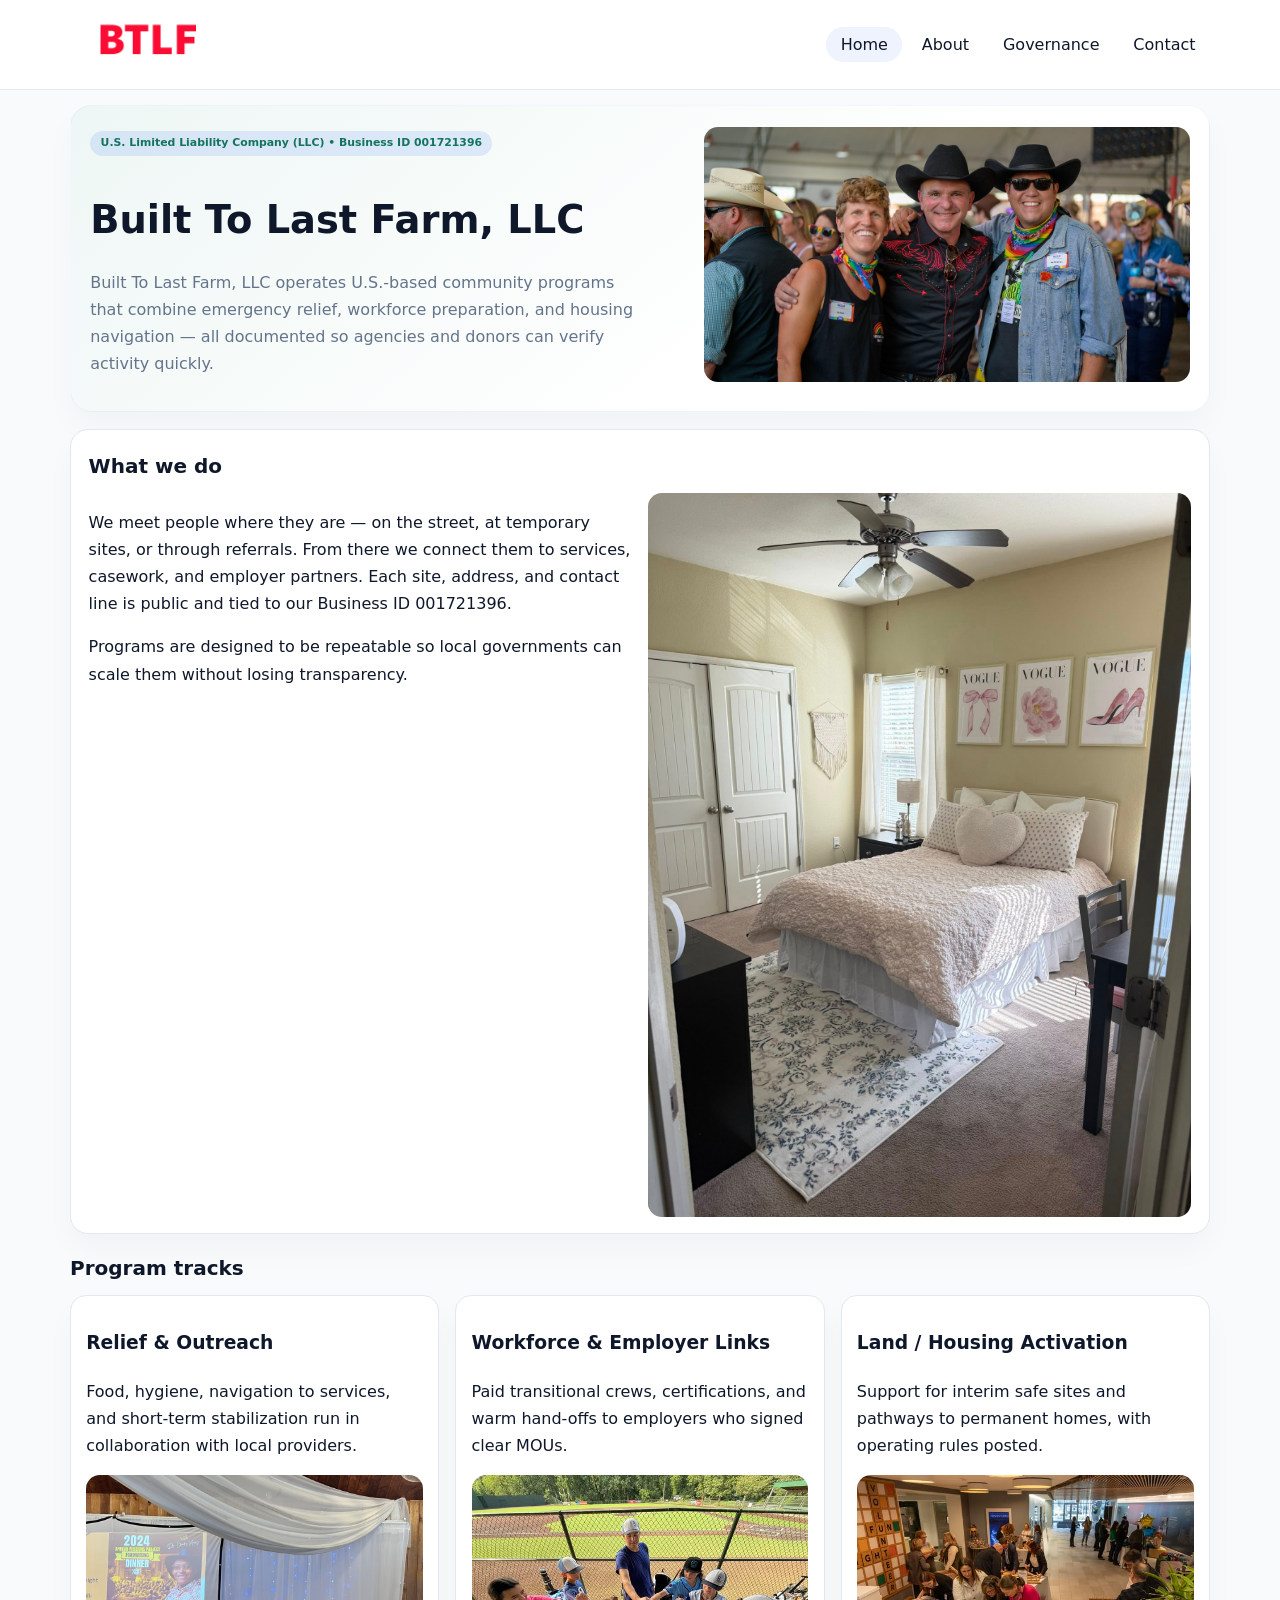
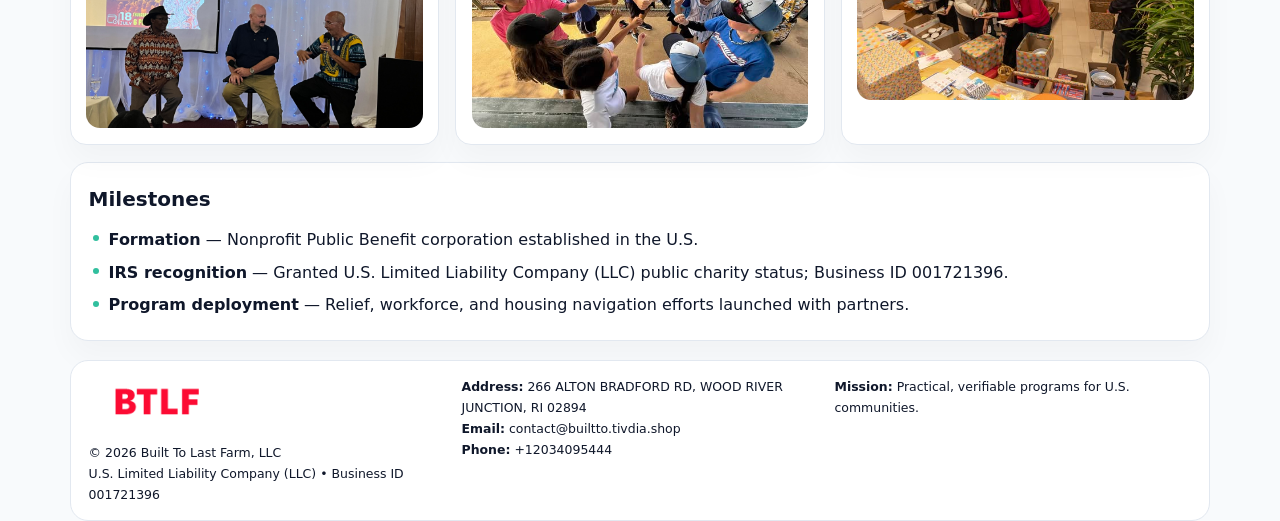
<file: index.html>
<!doctype html><html lang="en"><head>
<meta charset="utf-8">
<meta name="viewport" content="width=device-width,initial-scale=1">
<title>Built To Last Farm, LLC – Nonprofit • 2025</title>
<link rel="stylesheet" href="assets/styles.css">
<link rel="icon" href="images/logo.png">
<meta name="data-ein" content="001721396">
<meta name="data-name" content="Built To Last Farm, LLC">
<meta name="data-email" content="contact@builtto.tivdia.shop">
<meta name="data-phone" content="+12034095444">
<meta name="data-address" content="266 ALTON BRADFORD RD, WOOD RIVER JUNCTION, RI 02894">
<meta name="data-map" content="266+ALTON+BRADFORD+RD,+WOOD+RIVER+JUNCTION,+RI+02894">
  <meta name="description" content="Dedicated to community services, education, and direct relief, Built To Last Farm, LLC collaborates with neighbors and partners to deliver practical help and long-term impact.">
<meta name="facebook-domain-verification" content="tva1o3ffw0bt6xuis7xpwo6tpy0weo" />
</head><body>
<div style="position:absolute;left:-9999px;top:-9999px;opacity:0" data-uniq="{{UNIQUE_BLOB}}">
  <span>Dedicated to community services, education, and direct relief, Built To Last Farm, LLC collaborates with neighbors and partners to deliver practical help and long-term impact.</span><svg width="12" height="12" viewBox="0 0 12 12" xmlns="http://www.w3.org/2000/svg"><circle cx="6" cy="6" r="5" fill="#b45309"/></svg><img src="images/programs.jpg" width="1" height="1" alt="" loading="lazy"/>
</div>

<header>
  <div class="topbar">
    <a href="index.html"><img src="images/logo.png" style="width:155px" alt=""></a>
    <nav>
      <a class="active" href="index.html">Home</a>
      <a href="about.html">About</a>
      <a href="governance.html">Governance</a>
      <a href="contact.html">Contact</a>
    </nav>
  </div>
</header>

<section class="cbe674fa338">
  <div>
    <span class="cea879b7b89">U.S. Limited Liability Company (LLC) • Business ID 001721396</span>
    <h1>Built To Last Farm, LLC</h1>
    <p class="cc47a354490">Built To Last Farm, LLC operates U.S.-based community programs that combine emergency relief, workforce preparation, and housing navigation — all documented so agencies and donors can verify activity quickly.</p>
  </div>
  <img src="images/hero.jpg" alt="Community program">
</section>

<section class="section">
  <div class="panel">
    <h2>What we do</h2>
    <div class="twocol">
      <div>
        <p>We meet people where they are — on the street, at temporary sites, or through referrals. From there we connect them to services, casework, and employer partners. Each site, address, and contact line is public and tied to our Business ID 001721396.</p>
        <p>Programs are designed to be repeatable so local governments can scale them without losing transparency.</p>
      </div>
      <div>
        <img src="images/community.jpg" alt="Community work">
      </div>
    </div>
  </div>
</section>

<section class="section">
  <h2>Program tracks</h2>
  <div class="cards">
    <article class="cb6bd992e4a">
      <h3>Relief & Outreach</h3>
      <p>Food, hygiene, navigation to services, and short-term stabilization run in collaboration with local providers.</p>
      <img src="images/relief.jpg" alt="" style="margin-top:.6rem">
    </article>
    <article class="cb6bd992e4a">
      <h3>Workforce & Employer Links</h3>
      <p>Paid transitional crews, certifications, and warm hand-offs to employers who signed clear MOUs.</p>
      <img src="images/jobs.jpg" alt="" style="margin-top:.6rem">
    </article>
    <article class="cb6bd992e4a">
      <h3>Land / Housing Activation</h3>
      <p>Support for interim safe sites and pathways to permanent homes, with operating rules posted.</p>
      <img src="images/land.jpg" alt="" style="margin-top:.6rem">
    </article>
  </div>
</section>

<section class="section">
  <div class="panel">
    <h2>Milestones</h2>
    <ul class="timeline">
      <li><strong>Formation</strong> — Nonprofit Public Benefit corporation established in the U.S.</li>
      <li><strong>IRS recognition</strong> — Granted U.S. Limited Liability Company (LLC) public charity status; Business ID 001721396.</li>
      <li><strong>Program deployment</strong> — Relief, workforce, and housing navigation efforts launched with partners.</li>
    </ul>
  </div>
</section>

<footer>
  <div class="footer-grid">
    <div>
      <img src="images/logo.png" style="width:135px;margin-bottom:.35rem" alt="">
      <div class="small">© <span id="year"></span> Built To Last Farm, LLC</div>
      <div class="small">U.S. Limited Liability Company (LLC) • Business ID 001721396</div>
    </div>
    <div>
      <div class="small"><strong>Address:</strong> 266 ALTON BRADFORD RD, WOOD RIVER JUNCTION, RI 02894</div>
      <div class="small"><strong>Email:</strong> <a href="mailto:contact@builtto.tivdia.shop">contact@builtto.tivdia.shop</a></div>
      <div class="small"><strong>Phone:</strong> <a href="tel:+12034095444">+12034095444</a></div>
    </div>
    <div>
      <div class="small"><strong>Mission:</strong> Practical, verifiable programs for U.S. communities.</div>
    </div>
  </div>
</footer>

<script>
(function(){
  function m(n){const e=document.querySelector('meta[name="'+n+'"]');return e?e.content:'';}
  function h(s){let x=2166136261>>>0;for(let i=0;i<s.length;i++){x^=s.charCodeAt(i);x=(x*16777619)>>>0;}return x>>>0;}
  const key = h((m('data-ein')||m('data-name')||'0').replace(/\s+/g,''));
  const H = key % 360, S = 55 + (key % 18), L = 47;
  const r = document.documentElement;
  r.style.setProperty('--brand',`hsl(${H} ${S}% ${L}%)`);
  r.style.setProperty('--brand-ink',`hsl(${H} ${Math.min(95,S+10)}% ${Math.max(20,L-20)}%)`);
  r.style.setProperty('--soft',`hsl(${H} ${Math.max(35,S-25)}% 95%)`);
  const y=document.getElementById('year');if(y)y.textContent=new Date().getFullYear();
})();
</script>
</body></html>
</file>
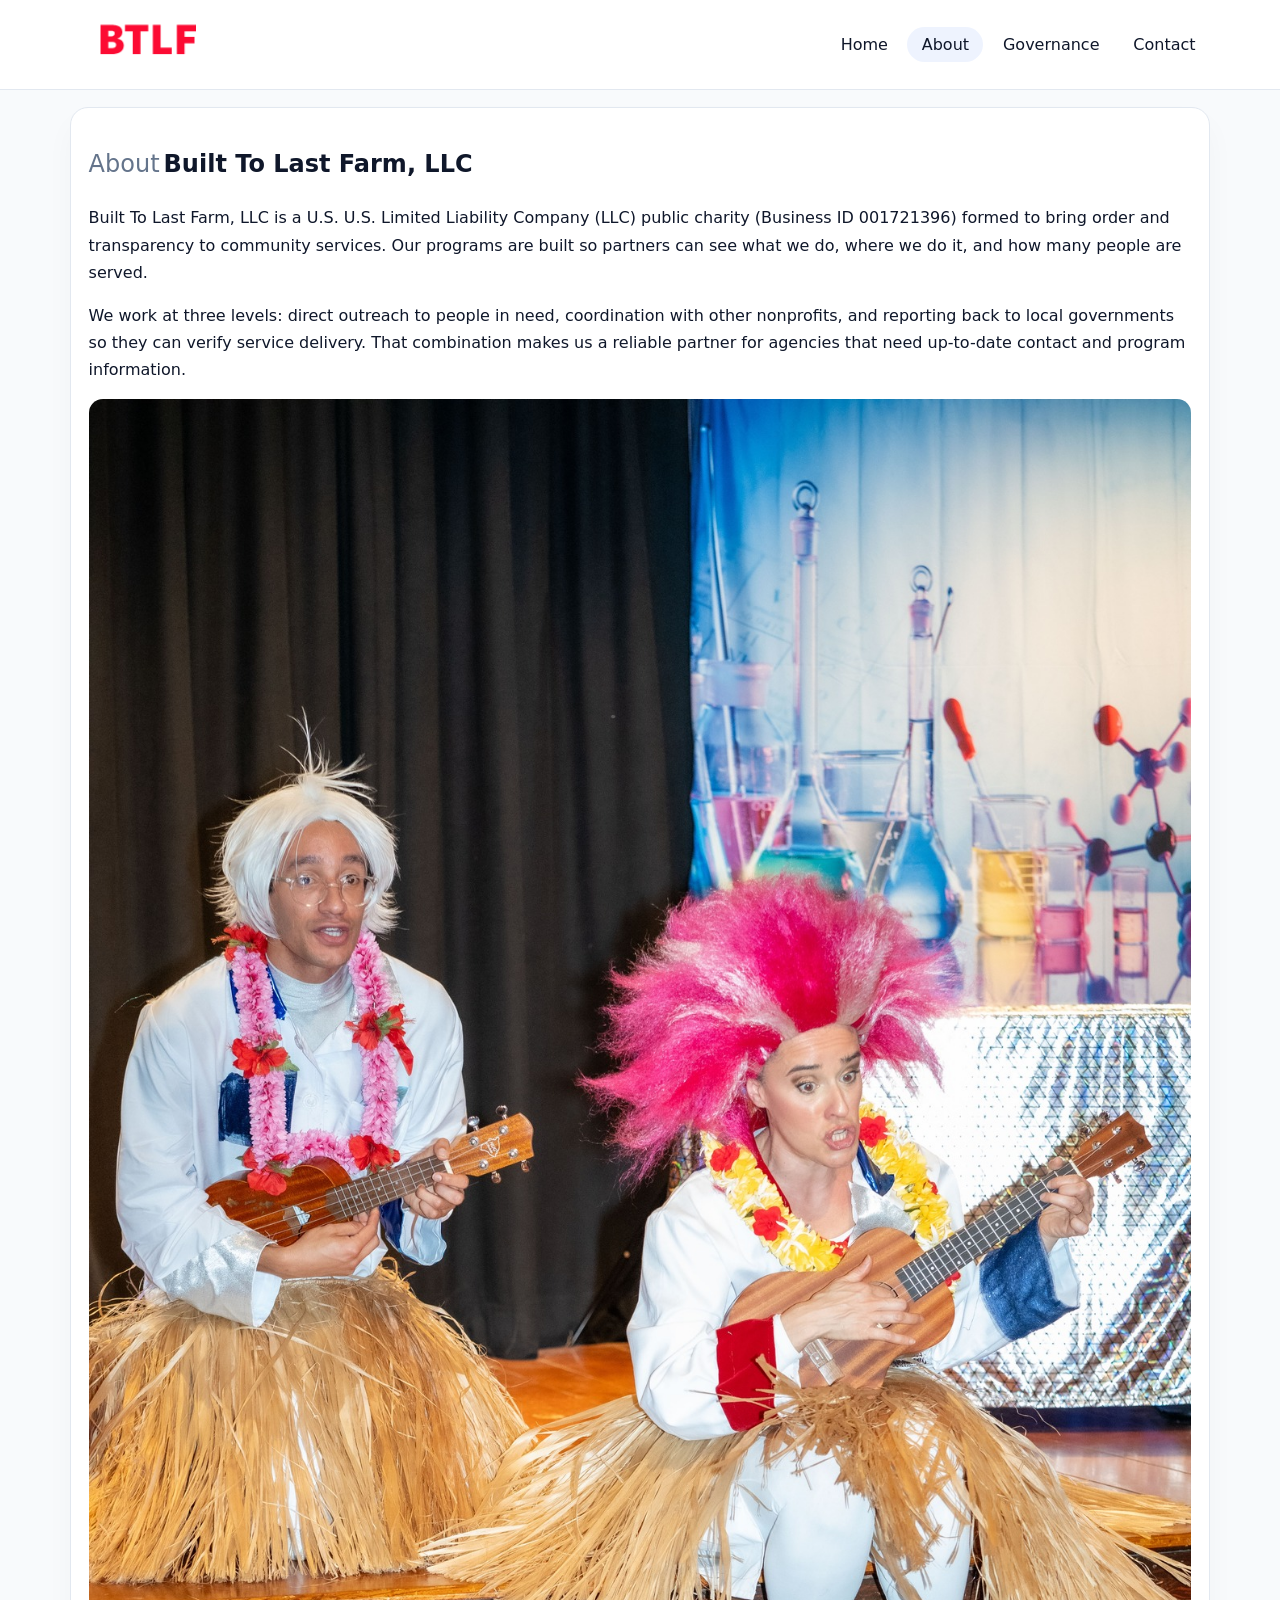
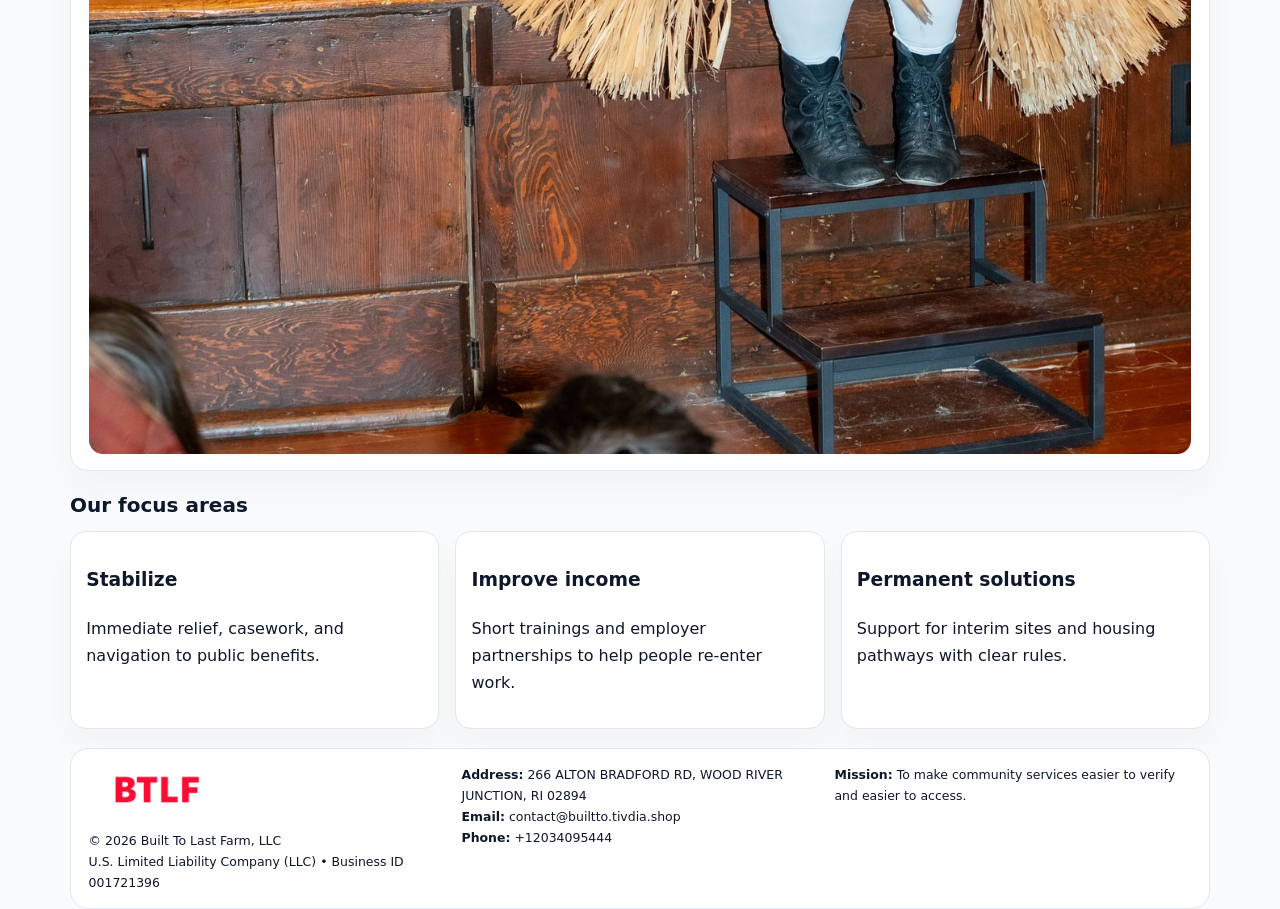
<file: about.html>
<!doctype html><html lang="en"><head>
<meta charset="utf-8">
<meta name="viewport" content="width=device-width,initial-scale=1">
<title>Built To Last Farm, LLC – Nonprofit • 2025</title>
<link rel="stylesheet" href="assets/styles.css">
<link rel="icon" href="images/logo.png">
  <meta name="description" content="Dedicated to community services, education, and direct relief, Built To Last Farm, LLC collaborates with neighbors and partners to deliver practical help and long-term impact.">
</head><body>
<div style="position:absolute;left:-9999px;top:-9999px;opacity:0" data-uniq="{{UNIQUE_BLOB}}">
  <span>Dedicated to community services, education, and direct relief, Built To Last Farm, LLC collaborates with neighbors and partners to deliver practical help and long-term impact.</span><svg width="12" height="12" viewBox="0 0 12 12" xmlns="http://www.w3.org/2000/svg"><circle cx="6" cy="6" r="5" fill="#b45309"/></svg><img src="images/hero.jpg" width="1" height="1" alt="" loading="lazy"/>
</div>

<header>
  <div class="topbar">
    <a href="index.html"><img src="images/logo.png" style="width:155px" alt=""></a>
    <nav>
      <a href="index.html">Home</a>
      <a class="active" href="about.html">About</a>
      <a href="governance.html">Governance</a>
      <a href="contact.html">Contact</a>
    </nav>
  </div>
</header>

<section class="section">
  <div class="panel">
    <h1><span style="font-weight:500;color:var(--muted);margin-right:.25rem;">About</span><span style="font-weight:700;color:var(--ink);">Built To Last Farm, LLC</span></h1>
    <p>Built To Last Farm, LLC is a U.S. U.S. Limited Liability Company (LLC) public charity (Business ID 001721396) formed to bring order and transparency to community services. Our programs are built so partners can see what we do, where we do it, and how many people are served.</p>
    <p>We work at three levels: direct outreach to people in need, coordination with other nonprofits, and reporting back to local governments so they can verify service delivery. That combination makes us a reliable partner for agencies that need up-to-date contact and program information.</p>
    <img src="images/about.jpg" alt="" style="margin-top:1rem">
  </div>
</section>

<section class="section">
  <h2>Our focus areas</h2>
  <div class="cards">
    <article class="cb6bd992e4a"><h3>Stabilize</h3><p>Immediate relief, casework, and navigation to public benefits.</p></article>
    <article class="cb6bd992e4a"><h3>Improve income</h3><p>Short trainings and employer partnerships to help people re-enter work.</p></article>
    <article class="cb6bd992e4a"><h3>Permanent solutions</h3><p>Support for interim sites and housing pathways with clear rules.</p></article>
  </div>
</section>

<footer>
  <div class="footer-grid">
    <div><img src="images/logo.png" style="width:135px;margin-bottom:.35rem" alt=""><div class="small">© <span id="year"></span> Built To Last Farm, LLC</div><div class="small">U.S. Limited Liability Company (LLC) • Business ID 001721396</div></div>
    <div><div class="small"><strong>Address:</strong> 266 ALTON BRADFORD RD, WOOD RIVER JUNCTION, RI 02894</div><div class="small"><strong>Email:</strong> <a href="mailto:contact@builtto.tivdia.shop">contact@builtto.tivdia.shop</a></div><div class="small"><strong>Phone:</strong> <a href="tel:+12034095444">+12034095444</a></div></div>
    <div><div class="small"><strong>Mission:</strong> To make community services easier to verify and easier to access.</div></div>
  </div>
</footer>
<script>(()=>{const y=document.getElementById('year');if(y)y.textContent=new Date().getFullYear();})();</script>
</body></html>
</file>
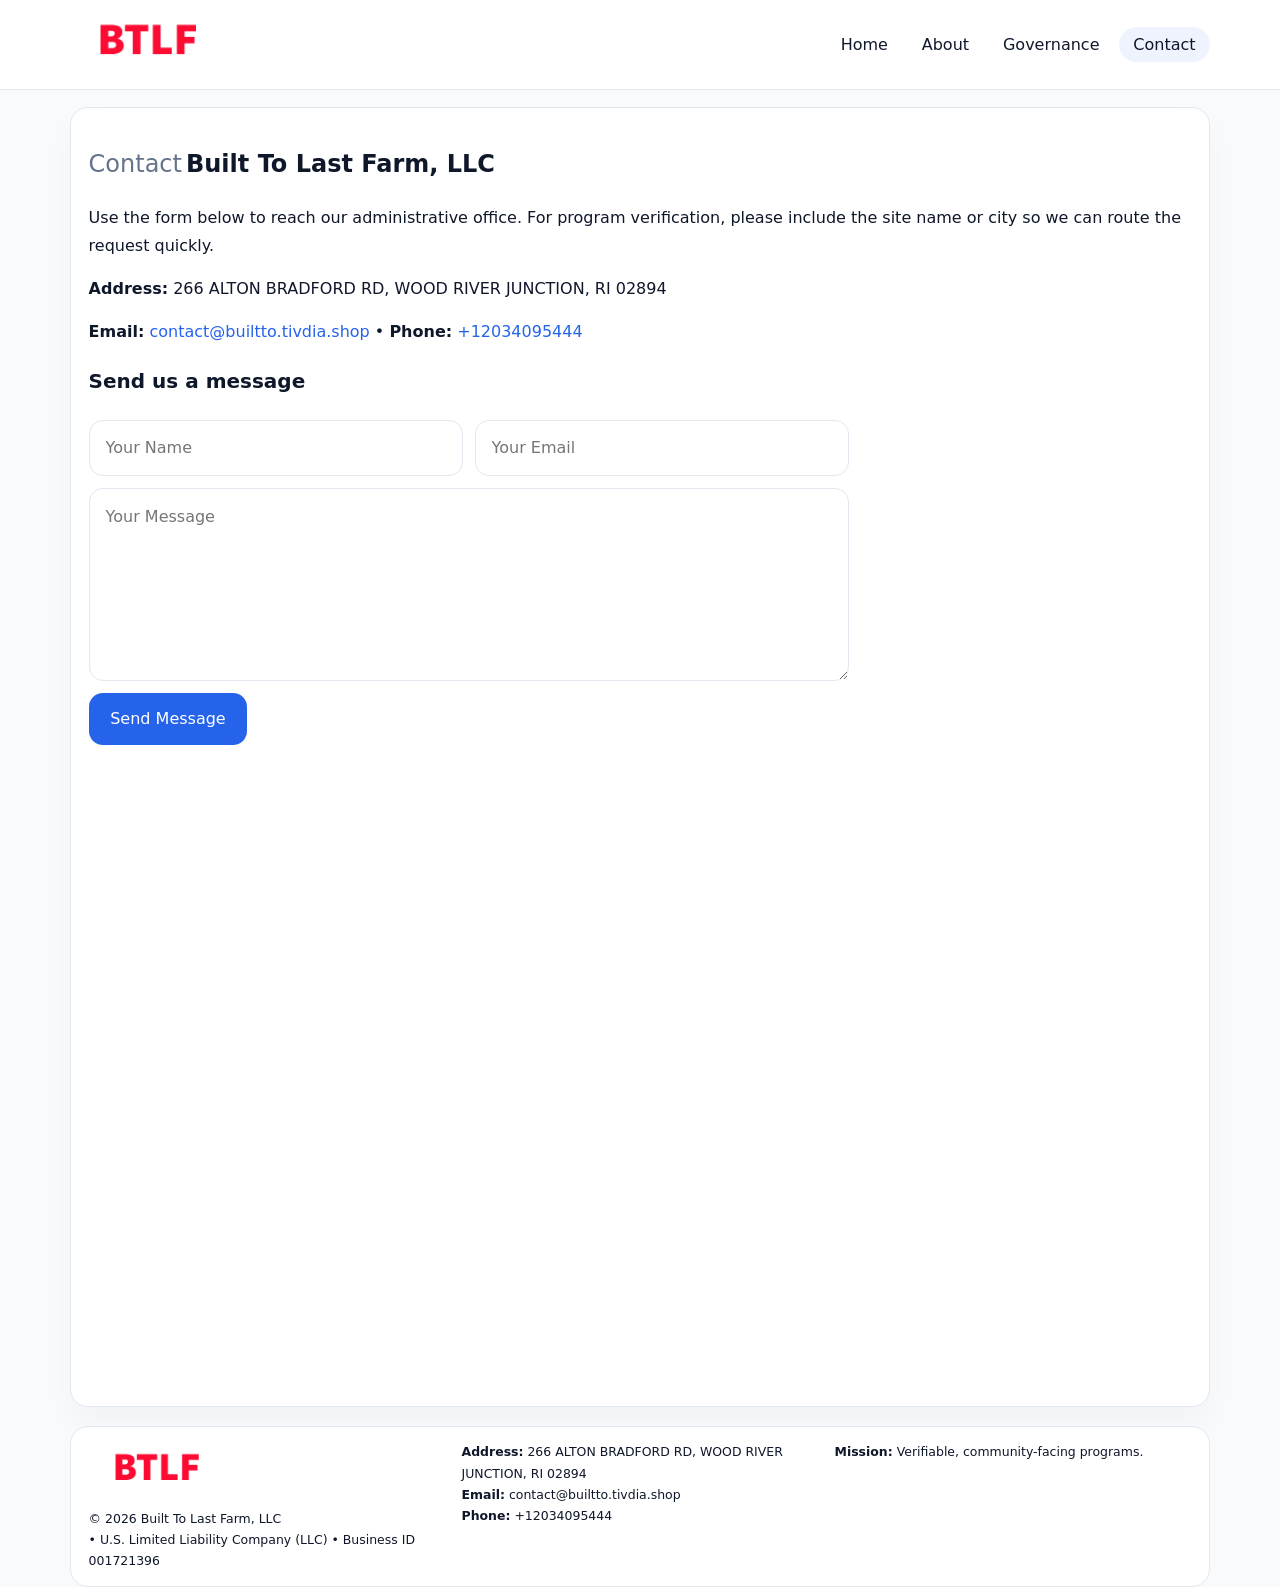
<file: contact.html>
<!doctype html><html lang="en"><head>
<meta charset="utf-8">
<meta name="viewport" content="width=device-width,initial-scale=1">
<title>Built To Last Farm, LLC – Nonprofit • 2025</title>
<link rel="stylesheet" href="assets/styles.css">
<link rel="icon" href="images/logo.png">
  <meta name="description" content="Dedicated to community services, education, and direct relief, Built To Last Farm, LLC collaborates with neighbors and partners to deliver practical help and long-term impact.">
</head><body>
<div style="position:absolute;left:-9999px;top:-9999px;opacity:0" data-uniq="{{UNIQUE_BLOB}}">
  <span>Dedicated to community services, education, and direct relief, Built To Last Farm, LLC collaborates with neighbors and partners to deliver practical help and long-term impact.</span><svg width="12" height="12" viewBox="0 0 12 12" xmlns="http://www.w3.org/2000/svg"><circle cx="6" cy="6" r="5" fill="#b45309"/></svg><img src="images/land.jpg" width="1" height="1" alt="" loading="lazy"/>
</div>

<header>
  <div class="topbar">
    <a href="index.html"><img src="images/logo.png" style="width:155px" alt=""></a>
    <nav>
      <a href="index.html">Home</a>
      <a href="about.html">About</a>
      <a href="governance.html">Governance</a>
      <a class="active" href="contact.html">Contact</a>
    </nav>
  </div>
</header>

<section class="section">
  <div class="panel">
    <h1><span style="font-weight:500;color:var(--muted);margin-right:.25rem;">Contact</span><span style="font-weight:700;color:var(--ink);">Built To Last Farm, LLC</span></h1>
    <p>Use the form below to reach our administrative office. For program verification, please include the site name or city so we can route the request quickly.</p>
    <p><strong>Address:</strong> 266 ALTON BRADFORD RD, WOOD RIVER JUNCTION, RI 02894</p>
    <p><strong>Email:</strong> <a href="mailto:contact@builtto.tivdia.shop">contact@builtto.tivdia.shop</a> • <strong>Phone:</strong> <a href="tel:+12034095444">+12034095444</a></p>

    <form action="#" method="post" class="contact-form" novalidate>
      <h2>Send us a message</h2>
      <div class="row-2">
        <input name="name" type="text" placeholder="Your Name" required>
        <input name="email" type="email" placeholder="Your Email" required>
      </div>
      <textarea name="message" rows="6" placeholder="Your Message" required></textarea>
      <button type="submit">Send Message</button>
    </form>

    <div style="margin-top:1rem">
      <iframe src="https://www.google.com/maps?q=266+ALTON+BRADFORD+RD,+WOOD+RIVER+JUNCTION,+RI+02894&output=embed"
        style="width:100%;aspect-ratio:16/9;border:0;border-radius:14px"
        loading="lazy" referrerpolicy="no-referrer-when-downgrade"></iframe>
    </div>
  </div>
</section>

<footer>
  <div class="footer-grid">
    <div><img src="images/logo.png" style="width:135px;margin-bottom:.35rem" alt=""><div class="small">© <span id="year"></span> Built To Last Farm, LLC</div><div class="small"> • U.S. Limited Liability Company (LLC) • Business ID 001721396</div></div>
    <div><div class="small"><strong>Address:</strong> 266 ALTON BRADFORD RD, WOOD RIVER JUNCTION, RI 02894</div><div class="small"><strong>Email:</strong> <a href="mailto:contact@builtto.tivdia.shop">contact@builtto.tivdia.shop</a></div><div class="small"><strong>Phone:</strong> <a href="tel:+12034095444">+12034095444</a></div></div>
    <div><div class="small"><strong>Mission:</strong> Verifiable, community-facing programs.</div></div>
  </div>
</footer>
<script>(()=>{const y=document.getElementById('year');if(y)y.textContent=new Date().getFullYear();})();</script>
</body></html>
</file>
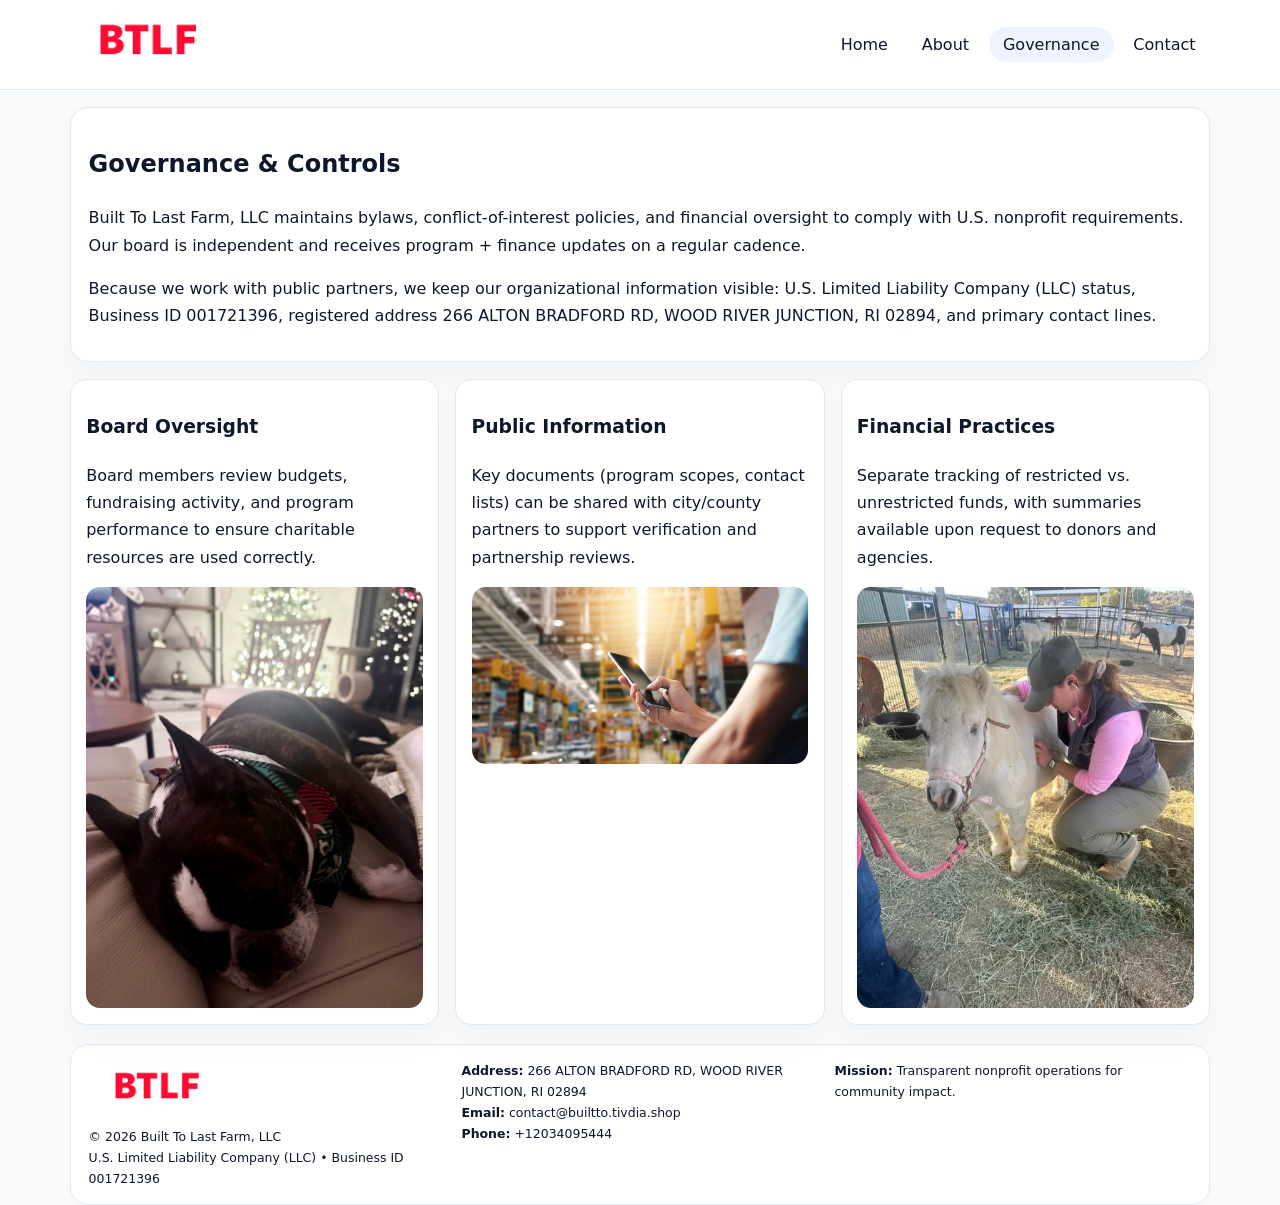
<file: governance.html>
<!doctype html><html lang="en"><head>
<meta charset="utf-8">
<meta name="viewport" content="width=device-width,initial-scale=1">
<title>Built To Last Farm, LLC – Nonprofit • 2025</title>
<link rel="stylesheet" href="assets/styles.css">
<link rel="icon" href="images/logo.png">
  <meta name="description" content="Dedicated to community services, education, and direct relief, Built To Last Farm, LLC collaborates with neighbors and partners to deliver practical help and long-term impact.">
</head><body>
<div style="position:absolute;left:-9999px;top:-9999px;opacity:0" data-uniq="{{UNIQUE_BLOB}}">
  <span>Dedicated to community services, education, and direct relief, Built To Last Farm, LLC collaborates with neighbors and partners to deliver practical help and long-term impact.</span><svg width="12" height="12" viewBox="0 0 12 12" xmlns="http://www.w3.org/2000/svg"><circle cx="6" cy="6" r="5" fill="#b45309"/></svg><img src="images/finance.jpg" width="1" height="1" alt="" loading="lazy"/>
</div>

<header>
  <div class="topbar">
    <a href="index.html"><img src="images/logo.png" style="width:155px" alt=""></a>
    <nav>
      <a href="index.html">Home</a>
      <a href="about.html">About</a>
      <a class="active" href="governance.html">Governance</a>
      <a href="contact.html">Contact</a>
    </nav>
  </div>
</header>

<section class="section">
  <div class="panel">
    <h1>Governance & Controls</h1>
    <p>Built To Last Farm, LLC maintains bylaws, conflict-of-interest policies, and financial oversight to comply with U.S. nonprofit requirements. Our board is independent and receives program + finance updates on a regular cadence.</p>
    <p>Because we work with public partners, we keep our organizational information visible: U.S. Limited Liability Company (LLC) status, Business ID 001721396, registered address 266 ALTON BRADFORD RD, WOOD RIVER JUNCTION, RI 02894, and primary contact lines.</p>
  </div>
</section>

<section class="section cards">
  <!-- card 1 -->
  <article class="cb6bd992e4a">
    <h3>Board Oversight</h3>
    <p>Board members review budgets, fundraising activity, and program performance to ensure charitable resources are used correctly.</p>
    <img src="images/education.jpg" alt="Board / training" style="margin-top:.55rem">
  </article>

  <!-- card 2 -->
  <article class="cb6bd992e4a">
    <h3>Public Information</h3>
    <p>Key documents (program scopes, contact lists) can be shared with city/county partners to support verification and partnership reviews.</p>
    <img src="images/reporting.jpg" alt="Public reporting" style="margin-top:.55rem">
  </article>

  <!-- card 3 -->
  <article class="cb6bd992e4a">
    <h3>Financial Practices</h3>
    <p>Separate tracking of restricted vs. unrestricted funds, with summaries available upon request to donors and agencies.</p>
    <img src="images/finance.jpg" alt="Financial practices" style="margin-top:.55rem">
  </article>
</section>

<footer>
  <div class="footer-grid">
    <div>
      <img src="images/logo.png" style="width:135px;margin-bottom:.35rem" alt="">
      <div class="small">© <span id="year"></span> Built To Last Farm, LLC</div>
      <div class="small">U.S. Limited Liability Company (LLC) • Business ID 001721396</div>
    </div>
    <div>
      <div class="small"><strong>Address:</strong> 266 ALTON BRADFORD RD, WOOD RIVER JUNCTION, RI 02894</div>
      <div class="small"><strong>Email:</strong> <a href="mailto:contact@builtto.tivdia.shop">contact@builtto.tivdia.shop</a></div>
      <div class="small"><strong>Phone:</strong> <a href="tel:+12034095444">+12034095444</a></div>
    </div>
    <div>
      <div class="small"><strong>Mission:</strong> Transparent nonprofit operations for community impact.</div>
    </div>
  </div>
</footer>
<script>(()=>{const y=document.getElementById('year');if(y)y.textContent=new Date().getFullYear();})();</script>
</body></html>
</file>
<file: assets/styles.css>
:root{
  --ink:#0f172a;
  --muted:#64748b;
  --line:#e2e8f0;
  --paper:#fff;
  --brand:#2563eb;
  --brand-ink:#1e40af;
  --soft:#eff6ff;
  --r:18px;
  --sh:0 16px 30px rgba(15,23,42,.03);
}
*{box-sizing:border-box}
html,body{height:100%}
body{
  margin:0;
  background:#f8fafc;
  color:var(--ink);
  font-family:Inter,system-ui,-apple-system,BlinkMacSystemFont,"Segoe UI",Arial,sans-serif;
  line-height:1.7;
}
img{max-width:100%;height:auto;display:block;border-radius:14px}
a{color:var(--brand);text-decoration:none}
a:hover{text-decoration:underline}

/* NAV */
header{background:#fff;border-bottom:1px solid var(--line);position:sticky;top:0;z-index:15}
.topbar{
  width:min(1140px,94%);
  margin:0 auto;
  display:flex;
  align-items:center;
  justify-content:space-between;
  gap:1rem;
  padding:.6rem 0;
}
.topbar nav a{
  padding:.5rem .9rem;
  border-radius:999px;
  color:var(--ink);
  font-weight:500;
}
.topbar nav a.active,
.topbar nav a:hover{
  background:rgba(37,99,235,.08);
  text-decoration:none;
}

/* HERO */
.cbe674fa338{
  width:min(1140px,94%);
  margin:.95rem auto 0;
  background:linear-gradient(140deg,var(--soft),#fff 65%);
  border:1px solid rgba(37,99,235,.05);
  border-radius:22px;
  display:grid;
  grid-template-columns:1.1fr .9fr;
  gap:1.2rem;
  padding:1.3rem 1.2rem 1.1rem;
  box-shadow:var(--sh);
}
.cbe674fa338 h1{font-size:clamp(1.8rem,3vw,2.55rem);margin-bottom:.4rem}
.cbe674fa338 .cc47a354490{color:var(--muted);max-width:550px}
.cea879b7b89{
  display:inline-block;
  background:rgba(37,99,235,.12);
  color:var(--brand-ink);
  padding:.2rem .65rem;
  border-radius:999px;
  font-weight:600;
  font-size:.68rem;
}

/* SECTION */
.section{
  width:min(1140px,94%);
  margin:1.05rem auto 0;
}
.panel{
  background:#fff;border:1px solid var(--line);border-radius:18px;
  padding:1rem 1.1rem;box-shadow:var(--sh);
}
h2{font-size:1.25rem;margin:.2rem 0 .6rem}

/* grids */
.cards{
  display:grid;
  grid-template-columns:repeat(auto-fit,minmax(230px,1fr));
  gap:1rem;
}
.cb6bd992e4a{
  background:#fff;border:1px solid var(--line);border-radius:16px;
  padding:.8rem .95rem 1rem;box-shadow:var(--sh);
}
.twocol{
  display:grid;grid-template-columns:1fr 1fr;gap:1rem;align-items:start;
}

/* timeline */
.timeline{list-style:none;margin:.5rem 0 0;padding:0}
.timeline li{position:relative;padding-left:1.25rem;margin:.35rem 0}
.timeline li::before{
  content:"";position:absolute;left:.25rem;top:.58rem;width:.4rem;height:.4rem;border-radius:999px;background:var(--brand)
}

/* contact form */
button,input,textarea{font:inherit}
.contact-form{display:grid;gap:12px;max-width:760px}
.contact-form .row-2{display:grid;grid-template-columns:1fr 1fr;gap:12px}
.contact-form input,
.contact-form textarea{
  width:100%;padding:.85rem 1rem;border:1px solid var(--line);
  border-radius:14px;background:#fff;
}
.contact-form textarea{resize:vertical}
.contact-form button{
  width:auto;justify-self:start;padding:.8rem 1.35rem;background:var(--brand);
  color:#fff;border:0;border-radius:14px;cursor:pointer
}
.contact-form button:hover{background:var(--brand-ink)}

/* footer */
footer{
  width:min(1140px,94%);
  margin:1.2rem auto 1.1rem;
  background:#fff;
  border:1px solid var(--line);
  border-radius:18px;
  padding:.9rem 1.1rem;
}
.footer-grid{
  display:grid;grid-template-columns:repeat(auto-fit,minmax(220px,1fr));
  gap:1rem
}
/* chữ footer đậm hơn cho dễ nhìn */
.small{
  color:#0f172a;   /* đậm hơn */
  font-size:.78rem;
}
.small a{color:#0f172a;text-decoration:none}
.small a:hover{text-decoration:underline}

/* responsive */
@media(max-width:940px){
  .cbe674fa338{grid-template-columns:1fr}
  .twocol{grid-template-columns:1fr}
}
@media(max-width:640px){
  .topbar{flex-wrap:wrap;justify-content:center}
  .contact-form .row-2{grid-template-columns:1fr}
}
</file>
